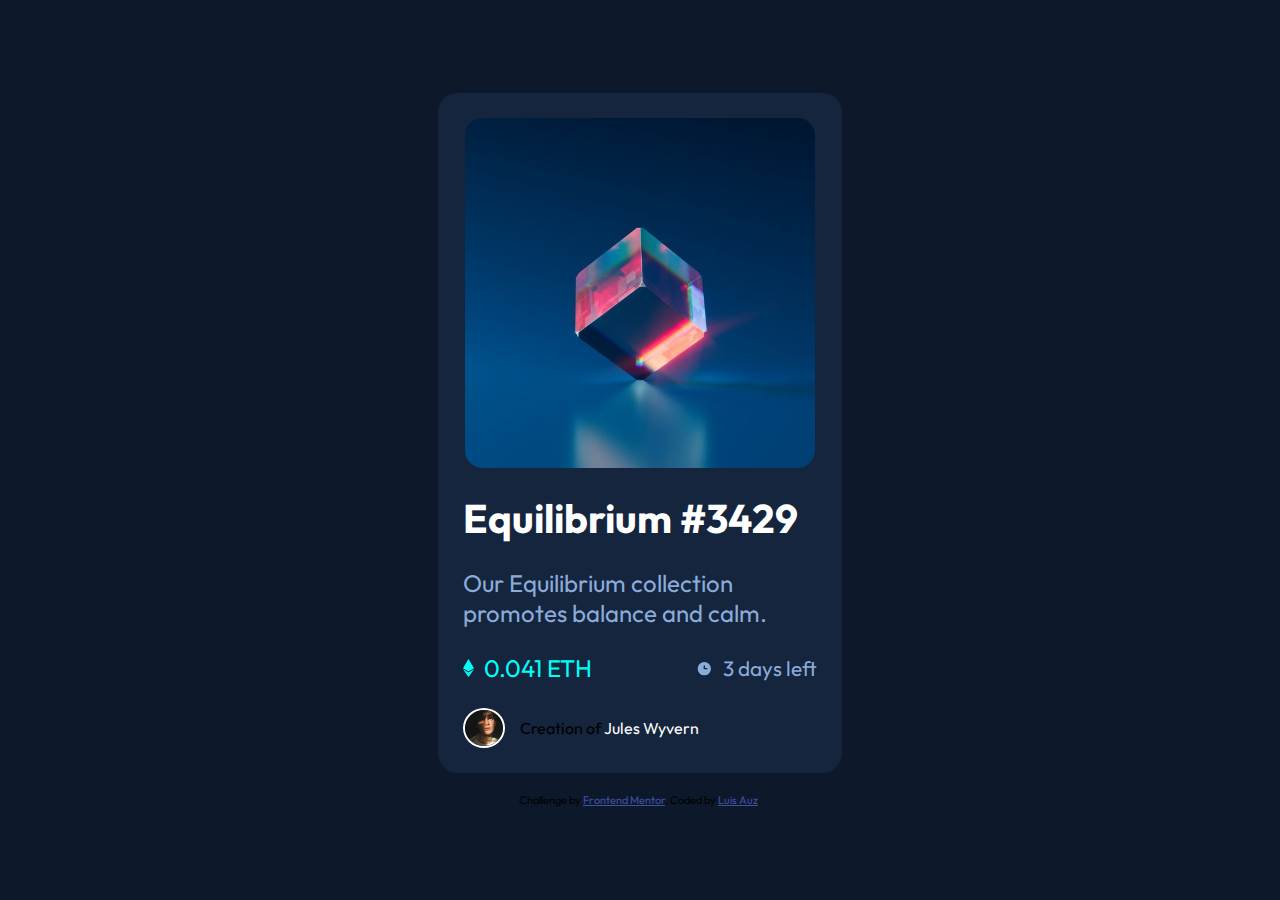
<file: nft_preview_card_component_main/index.html>
<!DOCTYPE html>
<html lang="en">

<head>
  <meta charset="UTF-8">
  <meta name="viewport" content="width=device-width, initial-scale=1.0">
  <!-- displays site properly based on user's device -->

  <link rel="icon" type="image/png" sizes="32x32" href="./images/favicon-32x32.png">
  <!-- <link rel="stylesheet" href="styles.css"> -->
  <link rel="stylesheet" href="style.css">
  <title>Frontend Mentor | NFT preview card component</title>

  <!-- Feel free to remove these styles or customise in your own stylesheet 👍 -->
  <style>
    .attribution { font-size: 11px; text-align: center; }
    .attribution a { color: hsl(228, 45%, 44%); }
  </style>
</head>

<body>
  <div class="card">
    <div class="card-image">
      <img class="image-card" src="./images/image-equilibrium.jpg" alt="Equilibrium">
      <div class="icon-view-container">
        <img class="icon-view" src="./images/icon-view.svg" alt="icon view">
      </div>
    </div>
    <header class="header-image">
      <h1>
        <span class="title-image">Equilibrium #3429</span>
      </h1>
      <p>Our Equilibrium collection promotes balance and calm.</p>
    </header>
    <div class="card-data">
      <div class="etherum-price-data">
        <svg width="11" height="18" xmlns="http://www.w3.org/2000/svg">
          <path d="M11 10.216 5.5 18 0 10.216l5.5 3.263 5.5-3.262ZM5.5 0l5.496 9.169L5.5 12.43 0 9.17 5.5 0Z"
            fill="#00FFF8" /></svg>
        <p>0.041 ETH</p>
      </div>
      <div class="etherum-time-data">
        <svg width="17" height="17" xmlns="http://www.w3.org/2000/svg"><path d="M8.305 2.007a6.667 6.667 0 1 0 0 13.334 6.667 6.667 0 0 0 0-13.334Zm2.667 7.334H8.305a.667.667 0 0 1-.667-.667V6.007a.667.667 0 0 1 1.334 0v2h2a.667.667 0 0 1 0 1.334Z" fill="#8BACD9"/></svg>
        <p>3 days left</p>
      </div>
    </div>
    <footer class="card-avatar">
      <img class="card-avatar-img" src="./images/image-avatar.png" alt="Jules Wyvern avatar">
      <p>Creation of <span class="author-card">Jules Wyvern</span></p>
    </footer>
  </div>

  <div class="attribution">
    Challenge by <a href="https://www.frontendmentor.io?ref=challenge" target="_blank">Frontend Mentor</a>.
    Coded by <a href="#">Luis Auz</a>.
  </div>
</body>

</html>
</file>
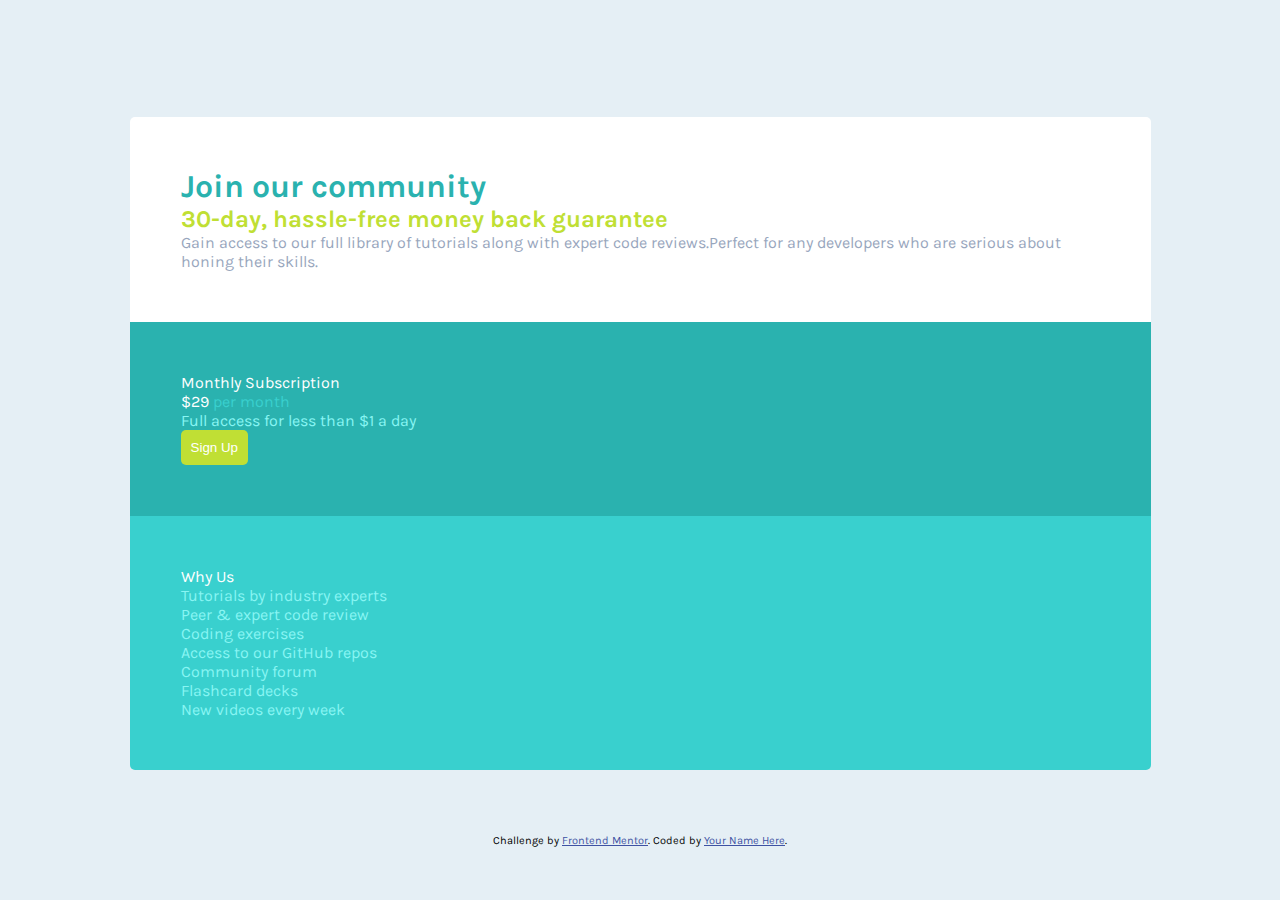
<file: single-price-grid-component-master/index.html>
<!DOCTYPE html>
<html lang="en">

<head>
  <meta charset="UTF-8">
  <meta name="viewport" content="width=device-width, initial-scale=1.0">
  <!-- displays site properly based on user's device -->
  <link rel="stylesheet" href="style.css">
  <link rel="icon" type="image/png" sizes="32x32" href="./images/favicon-32x32.png">

  <title>Frontend Mentor | Single Price Grid Component</title>

  <!-- Feel free to remove these styles or customise in your own stylesheet 👍 -->
  <style>
    .attribution {
      font-size: 11px;
      text-align: center;
    }

    .attribution a {
      color: hsl(228, 45%, 44%);
    }
  </style>
</head>

<body>
  <main class="container-principal">
    <header class="header-container">
      <h1 class="header-title">Join our community</h1>
      <h2 class="header-subtitle">30-day, hassle-free money back guarantee</h2>
      <p>Gain access to our full library of tutorials along with expert code reviews.Perfect for any developers who are
        serious about honing their skills.</p>
    </header>
    <article class="subscription-container">
      <header class="article-title">Monthly Subscription</header>
      <p id="per-month"><span>&dollar;29</span> per month</p>
      <p>Full access for less than &dollar;1 a day</p>
      <button>Sign Up</button>
    </article>
    <article class="why-us-container">
      <header class="article-title">Why Us</header>
      <p>Tutorials by industry experts</p>
      <p>Peer &amp; expert code review</p>
      <p>Coding exercises</p>
      <p>Access to our GitHub repos</p>
      <p>Community forum</p>
      <p>Flashcard decks</p>
      <p>New videos every week</p>
    </article>
  </main>
  <footer>
    <p class="attribution">
      Challenge by <a href="https://www.frontendmentor.io?ref=challenge" target="_blank">Frontend Mentor</a>.
      Coded by <a href="#">Your Name Here</a>.
    </p>
  </footer>
</body>

</html>
</file>
<file: nft_preview_card_component_main/styles.css>
@import url('https://fonts.googleapis.com/css2?family=Outfit:wght@300;400;600&display=swap');

:root {
    --first-color-primary: hsl(215, 51%, 70%);
    --second-color-primary: hsl(178, 100%, 50%);
    --color-main-bg: hsl(217, 54%, 11%);
    --color-main-card-bg: hsl(216, 50%, 16%);
    --color-line-card: hsl(215, 32%, 27%);
    --color-white-font: hsl(0, 0%, 100%);
    --font-size-paragraph: 1.125rem;
    --font-family: 'Outfit', sans-serif;
    --font-weight-footer: 300, 400, 600;
    --font-weight-header: 600;
    --font-weight-content: 400;
    --mobile-width: 375px;
    --desktop-width: 1440px;
}

body {
    background-color: var(--color-main-bg);
    display: flex;
    justify-content: center;
    align-items: center;
    font-family: var(--font-family);
    flex-direction: column;
}

.card {
    background-color: var(--color-main-card-bg);
    border-radius: 0.625rem;
    box-shadow: 0rem 0rem 0.625rem 0rem rgba(0, 0, 0, 0.2);
    padding: 1rem;
    margin: 1rem;
    width: 20%;
    display: flex;
    flex-direction: column;
}

.card-image {
    display: grid;
    grid-template-columns: 1fr;
    grid-template-rows: 1fr;
    grid-template-areas: "image";
}

.card-image img {
    width: 100%;
    border-radius: 0.625rem;
    grid-area: image;
}
.header-image {
    font-weight: var(--font-weight-header);
    font-size: 1.375rem;
}

.icon-view-container {
    grid-area: image;
    display: flex;
    justify-content: center;
    align-items: center;
    opacity: 0;
    border-radius: 0.625rem;
}

.icon-view{
    height: 10%;
    width: 10% !important;
}

.card header h1, footer p span {
    color: var(--color-white-font);
}

.card header p, .card-data p, .etherum-time-data p {
    font-weight: var(--font-weight-content);
    font-size: 1.1875rem;
}

.card header p {
    text-align: left;
    color: var(--first-color-primary);
}

.card-data {
    display: flex;
    width: 100%;
}

.etherum-price-data, .etherum-time-data {
    display: flex;
    align-items: center;
    gap: 5%;
    width: 50%;
}

.etherum-price-data {
    justify-content: flex-start;
    color: var(--second-color-primary);
}

.etherum-time-data {
    justify-content: flex-end;
    color: var(--first-color-primary);
}

.card-avatar {
    border-top: 0.0625rem solid var(--color-line-card);
    display: flex;
    align-items: center;
    gap: 5%;
}

.card-avatar-img {
    width: 10%;
    height: 10%;
    border-radius: 100%;
    border: 0.125rem solid var(--color-white-font);
}

/* hover styles */
.title-image:hover {
    color: var(--second-color-primary);
}

.author-card:hover {
    color: var(--second-color-primary);
}

.icon-view-container:hover {
    opacity: 1;
    background-color: rgba(0, 255, 247, 0.3);
}

/* mobile queries */
@media (min-width:320px) and (max-width:375px) {
    .card {
        width: 80%
    }
}

@media (max-width: 1210px) and (min-width: 975px) {
    .card{
        width: 25%;
    }
}

@media (max-width: 975px) and (min-width: 875px) {
    .card{
        width: 28%;
    }
}

@media (max-width: 875px) and (min-width: 775px) {
    .card{
        width: 35%;
    }
}
</file>
<file: nft_preview_card_component_main/style.css>
@import url('https://fonts.googleapis.com/css2?family=Outfit:wght@300;400;600&display=swap');

:root {
    --first-color-primary: hsl(215, 51%, 70%);
    --second-color-primary: hsl(178, 100%, 50%);
    --color-main-bg: hsl(217, 54%, 11%);
    --color-main-card-bg: hsl(216, 50%, 16%);
    --color-line-card: hsl(215, 32%, 27%);
    --color-white-font: hsl(0, 0%, 100%);
    --font-size-paragraph: 1.125rem;
    --font-family: 'Outfit', sans-serif;
    --font-weight-footer: 300;
    --font-weight-header: 600;
    --font-weight-content: 400;
    --mobile-width: 375px;
    --desktop-width: 1440px;
    --font-size-xl: 5rem;
    --font-size-600: 1.5rem;
    --font-size-500: 1.25rem;
    --font-size-400: 1rem;
}

* {
    box-sizing: border-box;
    margin: 0;
    padding: 0;
}

/* font-size control */
h1 {
    font-size: 2rem;
}

.etherum-time-data p {
    font-size: 0.9rem;
}

.etherum-price-data p, .header-image p {
    font-size: 1rem;
}

.card-avatar {
    font-size: 0.8rem;
}

body {
    display: flex;
    flex-direction: column;
    justify-content: center;
    align-items: center;
    font-size: 16px;
    font-family: var(--font-family);
    background: var(--color-main-bg);
    height: 100vh;
    gap: 20px;
    padding: 20px;
}

.card {
    display: flex;
    flex-direction: column;
    width: 90%;
    align-items: center;
    background: var(--color-main-card-bg);
    border-radius: 20px;
    padding: 1.5625rem;
    max-width: 404px;
}

.card-image {
    width: 100%;
    display: grid;
    grid-template-columns: 1fr;
    grid-template-rows: 1fr;
    grid-template-areas: "image";
    align-items: center;
    justify-items: center;
}

.image-card, .icon-view-container {
    grid-area: image;
    width: 100%;
    border-radius: 5%;
    max-width: 350px;
}

.icon-view-container {
    display:flex;
    justify-content: center;
    align-items: center;
    height: 100%;
    opacity: 0;
}
span {
    color: var(--color-white-font);
}

.header-image p, .card-data p {
    color: var(--first-color-primary);
}

.card-data {
    width: 100%;
    display: flex;
    justify-content: space-between;
}

.etherum-price-data, .etherum-time-data {
    display: flex;
    gap: 10px;
    align-items: center;
}

.header-image, .header-image p, .card-data, .card-avatar {
    margin-top: 25px;
}

.card-avatar {
    display: flex;
    width: 100%;
    justify-content: flex-start;
    height: auto;
    align-items: center;
    gap: 15px;
}

.card-avatar-img {
    width: 42px;
    height: 40px;
    border: 2px solid var(--color-white-font);
    border-radius: 50%;
}

span:hover, .etherum-price-data p {
    color: var(--second-color-primary);
}

.icon-view-container:hover {
    opacity: 1;
    background-color: rgba(0, 255, 247, 0.3);
}

@media (min-width: 700px) {
    /* font-size control */
    h1 {
        font-size: 2.5rem;
    }
    
    .etherum-time-data p {
        font-size: 1.3rem;
    }
    
    .etherum-price-data p, .header-image p {
        font-size: 1.5rem;
    }
    
    .card-avatar {
        font-size: 1rem;
    }
}
</file>
<file: single-price-grid-component-master/style.css>
@import url('https://fonts.googleapis.com/css2?family=Karla:wght@400;700&display=swap');

:root {
    --color-primary-cyan: hsl(179, 62%, 43%);
    --color-seconday-cyan: hsl(179, 62%, 52%);
    --color-primary-bry: hsl(71, 73%, 54%);
    --color-neutral-gray: hsl(204, 43%, 93%);
    --color-neutral-blue: hsl(218, 22%, 67%);
    --font-body-size: 16px;
    --font-family: Karla;
    --layout-mobile: 375px;
    --layout-desktop: 1440px;
}

* {
    box-sizing: border-box;
    padding: 0;
    margin: 0;
}

body {
    font-family: var(--font-family);
    font-size: var(--font-body-size);
    background: var(--color-neutral-gray);
    display: flex;
    flex-direction: column;
    justify-content: center;
    align-items: center;
    height: 100vh;
}

.container-principal {
    margin: 5%;
    border-radius: 5px;
    /* display: grid;
    grid-template-columns: 1fr;
    grid-template-rows: 1fr; */
    /* height: 80vh; */
}

.header-container, .subscription-container, .why-us-container {
    width: 100%;
    padding: 5%;
}

.header-container {
    background: white;
    border-top-left-radius: inherit;
    border-top-right-radius: inherit;
}

.subscription-container {
    background: var(--color-primary-cyan);
    width: 100%;
}

.why-us-container {
    background: var(--color-seconday-cyan);
    width: 100%;
    border-bottom-left-radius: inherit;
    border-bottom-right-radius: inherit;
}

.header-title {
    color: var(--color-primary-cyan);
}
.header-subtitle {
    color: var(--color-primary-bry);
}

.header-container p {
    color: var(--color-neutral-blue);
}

#per-month {
    color: var(--color-seconday-cyan);

}

.subscription-container span ,.article-title {
    color: white;
}

.subscription-container p, .why-us-container p {
    color: rgba(136, 245, 243, 1);
}

.subscription-container button {
    background: var(--color-primary-bry);
    color: white;
    border: none;
    border-radius: 5px;
    cursor: pointer;
    padding: 10px;
    /* font-size: 1.2rem; */
}

@media (max-width: 375px) {
    .container-principal {
        font-size: 14px;
        display: grid;
        grid-template-columns: 1fr;
        grid-template-rows: 1fr;
    }
    /* .article-title, #per-month, .subscription-container button, .subscription-container p */
    .header-title, .header-subtitle, .header-container p {
        padding: 0.71rem 0 0.71rem 0;
    }

    .header-title {
        font-size: 1.3rem;
    }

    .header-subtitle {
        font-size: 1.05rem;
    }
}
</file>
